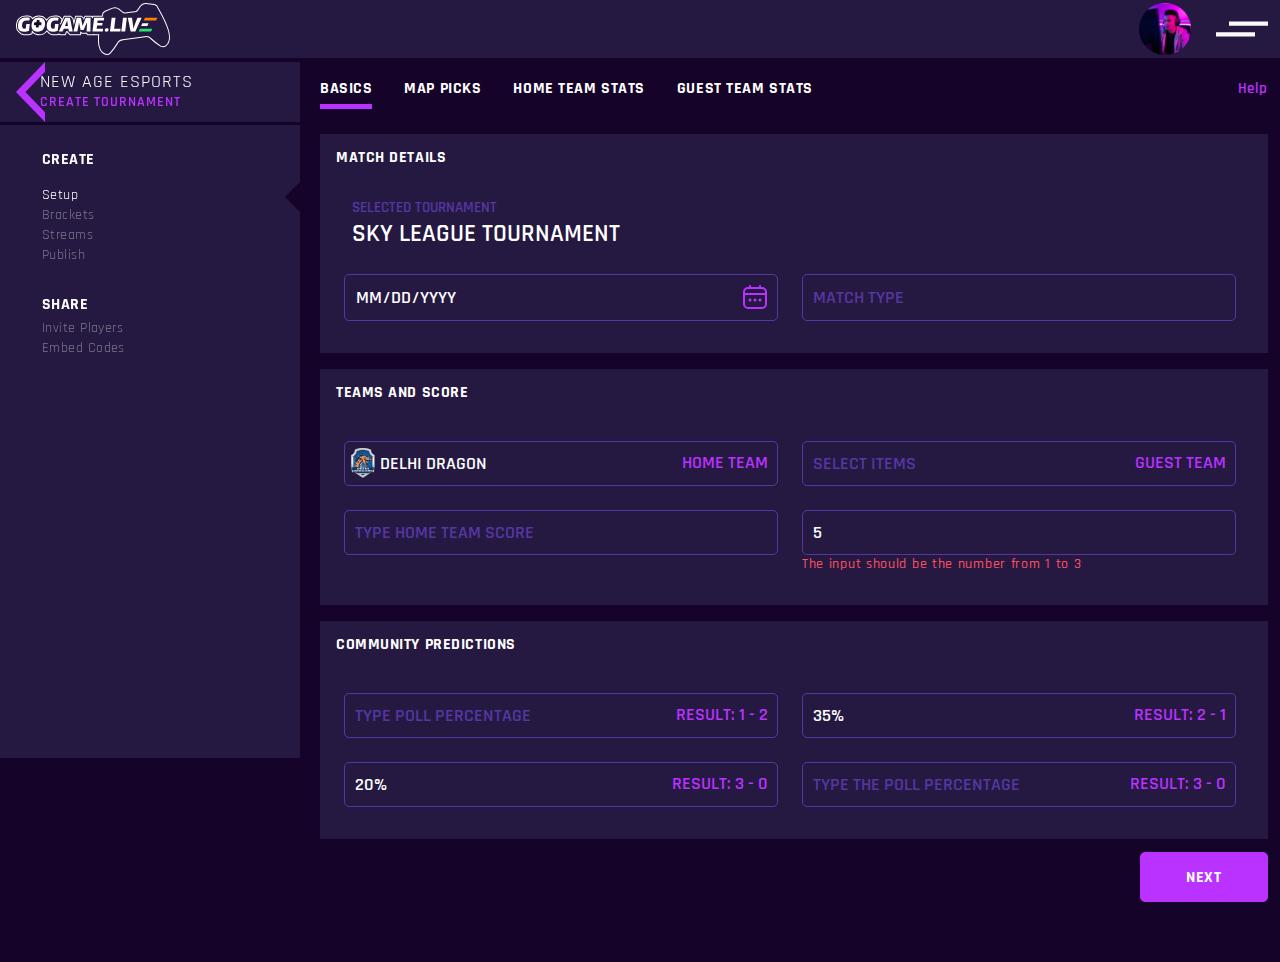
<file: Assignment_one/index.html>
<!DOCTYPE html>
<html lang="en">

<head>
  <meta charset="UTF-8">
  <meta http-equiv="X-UA-Compatible" content="IE=edge">
  <meta name="viewport" content="width=device-width, initial-scale=1.0">
  <link rel="stylesheet" href="./assets/css/style.css">
  <title>Conduira_Assignment-1</title>
</head>

<body class="container full-height-grow">

  <header class="main-header">
    <nav class="main-nav">
      <a href="/" class="brand-logo">
        <img src="./assets/images/Logo.svg" />
      </a>
      <a href="/" class="man-img">
        <img class="man-images" src="./assets/images/player-img.svg" />
      </a>
      <a href="/" class="menu-icon">
        <img src="./assets/images/menu-icon.svg" />
      </a>
    </nav>
  </header>
  <section class="main-section">
    <div class="left-parameter left-sidebar">
      <div class="new-age-esport">
        <div class="arrow-img">
          <img src="assets/images/arrow-left.svg" />
        </div>
        <div class="text-left-sidebar">
          <p class="new-age-esport-text">
            NEW AGE ESPORTS</p>
          <p class="create-tour-text">
            CREATE TOURNAMENT</p>
        </div>
      </div>
      <div class="create-share box arrow-right">
        <div class="create-content">
          <p class="create-share-heading">CREATE</p>
          <div class="create-share-sub">
            <p>Setup</p>
            <div class="create-share-content">
              <p class="create-share-subcontent">Brackets</p>
              <p class="create-share-subcontent">Streams</p>
              <p class="create-share-subcontent">Publish</p>
            </div>
          </div>
        </div>
        <div class="share-content ">
          <p class="create-share-heading">SHARE</p>
          <div class="create-share-sub">
            <div class="create-share-content">
              <p class="create-share-subcontent">Invite Players</p>
              <p class="create-share-subcontent">Embed Codes</p>
            </div>
          </div>
        </div>
      </div>
    </div>

    <div class="right-section">
      <div class="secondary-head">
        <ul class="list-under-bar">
          <li><a href="./index.html" class="left-head current">BASICS</a></li>
          <li><a href="./mappicks.html" class="left-head">MAP PICKS</a></li>
          <li><a href="./homestats.html" class="left-head">HOME TEAM STATS</a></li>
          <li><a href="./gueststats.html" class="left-head">GUEST TEAM STATS</a></li>

          <div class="help-text">
            <a href="#">Help</a>
          </div>
        </ul>
      </div>

      <div class="basics">
        <div class="match-details">
          <p class="basics-heading">MATCH DETAILS</p>
          <p class="selected-tour">SELECTED TOURNAMENT</p>
          <p class="sky-league-tour">SKY LEAGUE TOURNAMENT</p>
          <div class="input-row">
            <div class="input-field">
              <input type="date" class="input-class" name="date" />
            </div>

            <div class="input-field">
              <input type="text" name="match-type" class="input-class" placeholder="match type">
            </div>

          </div>
        </div>

        <div class="match-details">
          <p class="basics-heading2">TEAMS AND SCORE</p>
          <div class="input-row">
            <div class="dropdown">
              <input type="drop" class="input-class-drop delhi-dragons-img" name="date" value="DELHI DRAGON" />
              <button class="dropbtn">Home team</button>
              <div class="dropdown-content">
                <a href="#" class="drop-text delhi-dragons-img">DELHI DRAGON</a>
                <a href="#" class="drop-text kolkata-triden-img">kolkata tridents</a>
              </div>
            </div>
            <div class="dropdown">
              <input type="drop" class="input-class-drop" name="drop" placeholder="select items"
                style="text-indent: 0%" />
              <button class="dropbtn">Guest team</button>
              <div class="dropdown-content">
                <a href="#" class="drop-text delhi-dragons-img">DELHI DRAGON</a>
                <a href="#" class="drop-text kolkata-triden-img">kolkata tridents</a>
              </div>
            </div>
          </div>

          <div class="input-row">
            <div class="input-field" style="flex-direction: column;">
              <input type="text" class="input-class" name="" placeholder="type home team score" />
            </div>
            <div class="input-field" style="flex-direction:column">
              <input type="number" id="number" name="number" class="input-class" required value="5"
                pattern="[1-3]{1}" />
              <div class="requirements">
                The input should be the number from 1 to 3
              </div>
            </div>
          </div>

        </div>

        <div class="match-details">
          <p class="basics-heading2">COMMUNITY PREDICTIONS</p>
          <div class="input-row">
            <div class="dropdown">
              <input type="text" class="input-class" name="poll-percentage" placeholder="TYPE POLL PERCENTAGE" />
              <button class="dropbtn">Result: 1 - 2</button>
            </div>
            <div class="dropdown">
              <input type="text" class="input-class" name="poll-percentage" value="35%" />
              <button class="dropbtn">Result: 2 - 1</button>
            </div>
          </div>

          <div class="input-row">
            <div class="dropdown">
              <input type="text" class="input-class" name="poll-percentage" value="20%" />
              <button class="dropbtn">Result: 3 - 0</button>
            </div>
            <div class="dropdown">
              <input type="text" class="input-class" name="poll-percentage" placeholder="TYPE THE POLL PERCENTAGE" />
              <button class="dropbtn">Result: 3 - 0</button>
            </div>
          </div>

        </div>
      </div>

      <div class="match-details" style="background-color: transparent; width: calc(100% - 18.75rem)">
        <div class="web-btn" style="margin-left: auto;">
          <a href="./mappicks.html" style="margin-left: auto;">next</a>
        </div>
      </div>
    </div>
  </section>
</body>

</html>
</file>
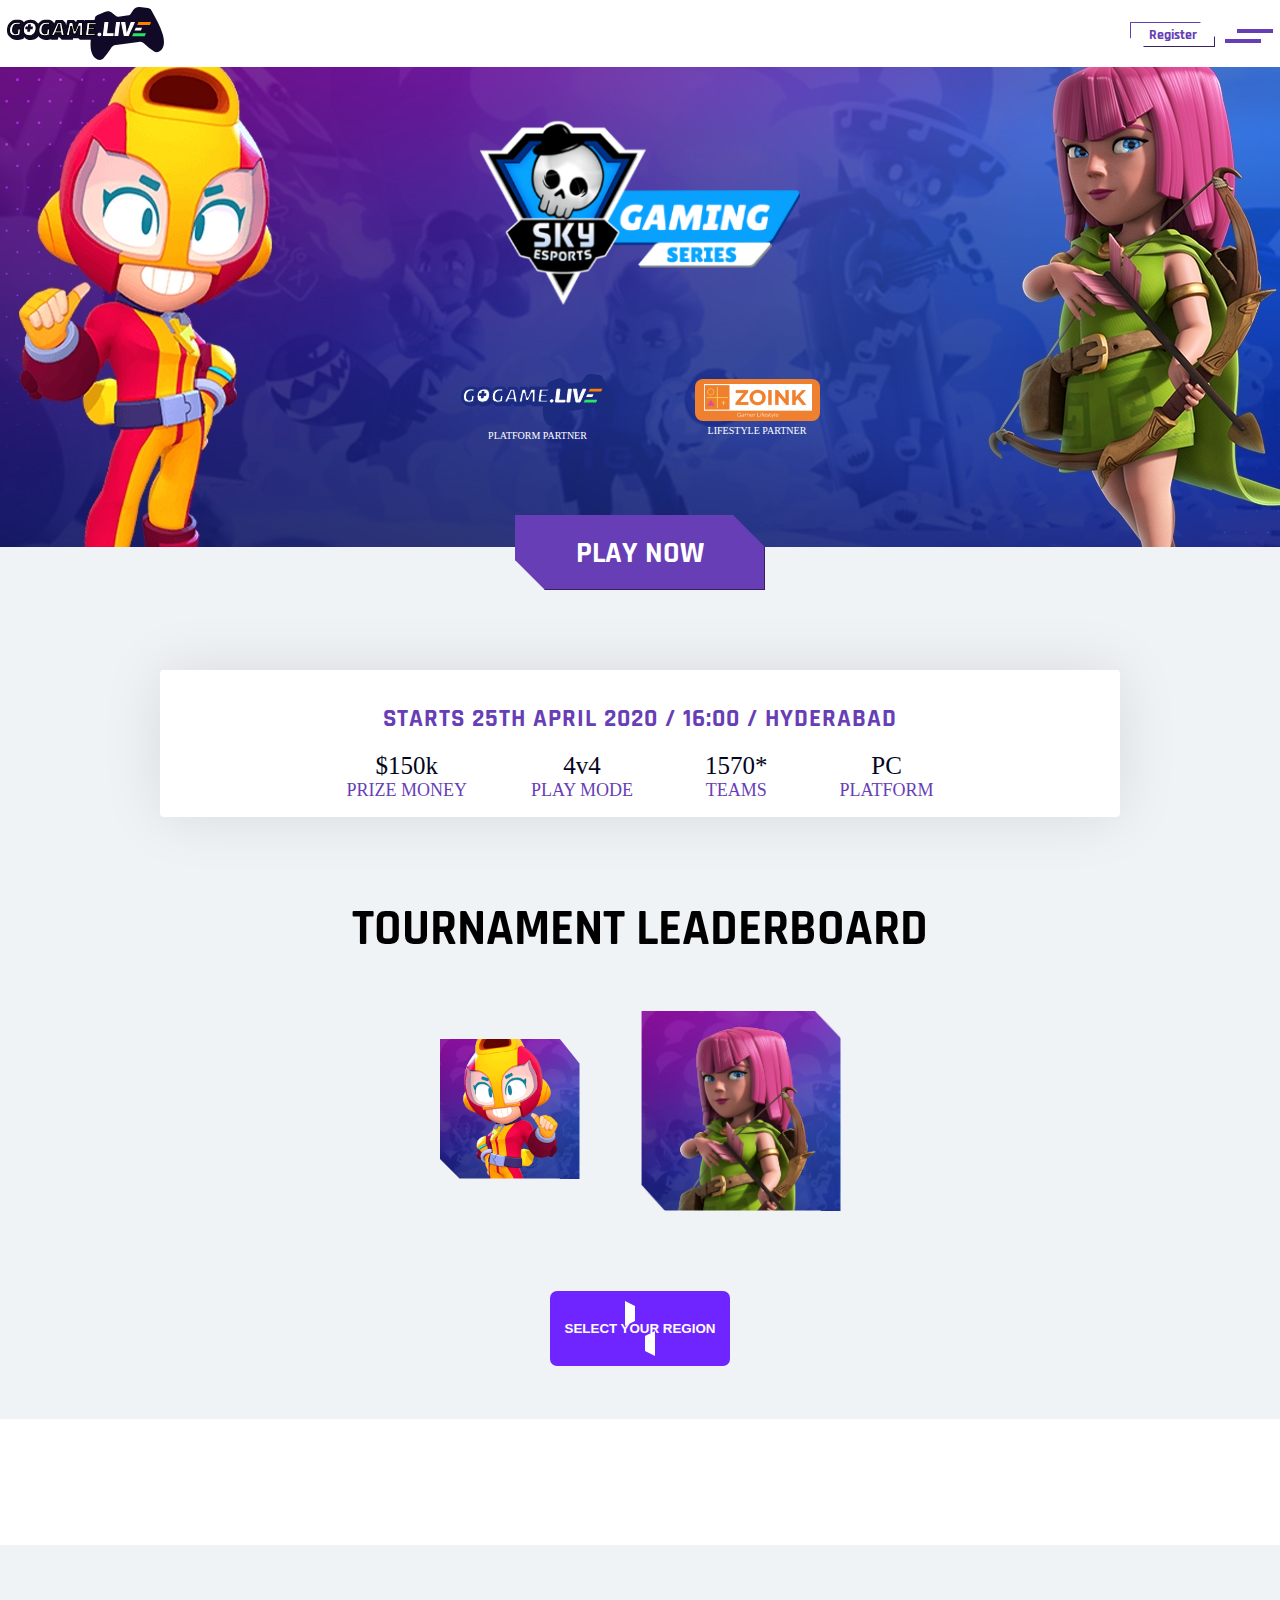
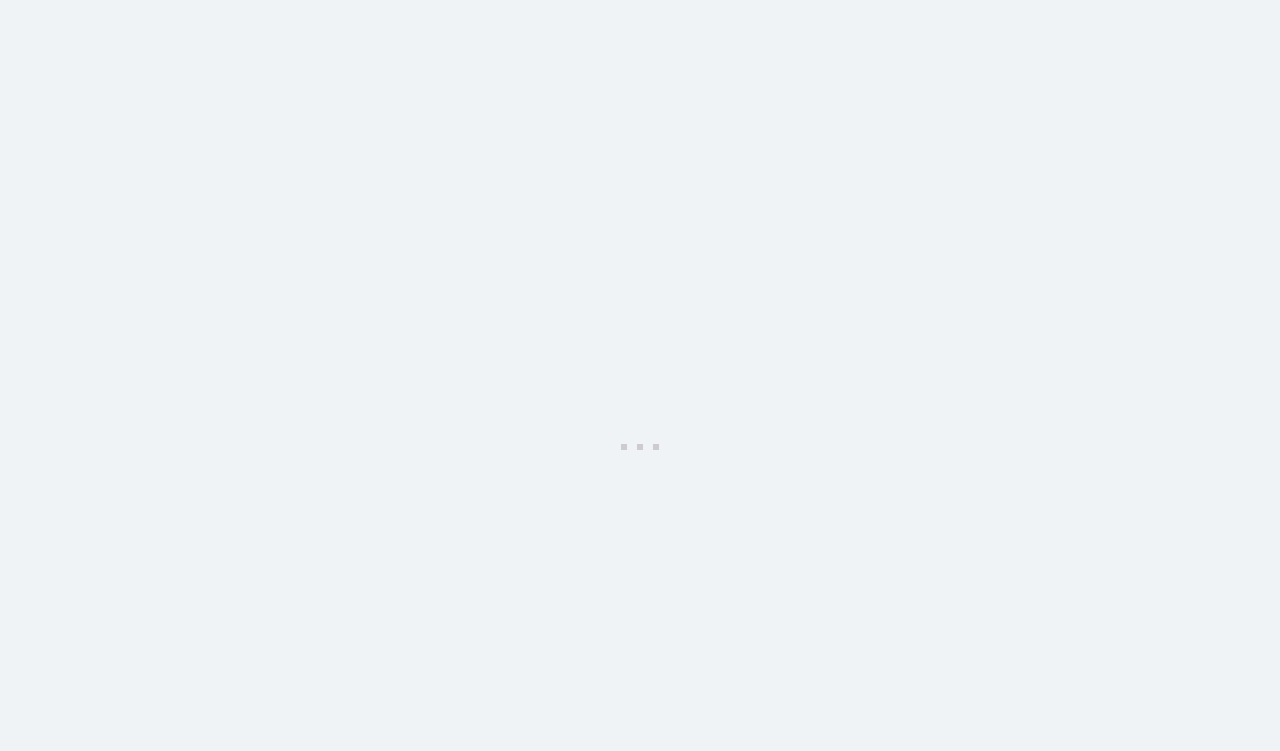
<file: Assignment_two/index.html>
<!DOCTYPE html>
<html lang="en">
<head>
    <meta charset="UTF-8">
    <meta http-equiv="X-UA-Compatible" content="IE=edge">
    <meta name="viewport" content="width=device-width, initial-scale=1.0">
    <title>ConduiraButton</title>
    <link rel="stylesheet" href="style.css">
</head>
<body>
<header>
    
    <nav class="nav-grow">
        <div class="brand_logo">
            <img src=".\assets\Group 1089.svg">
        </div>    
        <div class="reg">
            <button class="register">Register</button>
            <img class="menu" src =".\assets\menu-icon.svg">
        </div>
    </nav>
</header>
<section class="BB">
    <div class="desk">
        <div class="nic">
            <div class="imggrp">
                <div class="game_series"> 
                    <img id="Logo_Desktop" src=".\assets\Logo_Desktop.png">
                </div>
                <div class="img">
                    <div>
                        <img class="game" src=".\assets\game.svg" >
                        <div class="plat">PLATFORM PARTNER</div>
                    </div>
                    <div>
                        <img class="zoink" src=".\assets\Login_UpperLogo2.png">
                        <div class="life">LIFESTYLE PARTNER</div>
                    </div> 
                </div>
            </div>
        </div>
    </div>
    <div class="play">
        <button class="PlayNow">PLAY NOW</button>
    </div>
    <div class="Nickb">
        <div class="rect">
            <h1 class="start">STARTS 25TH APRIL 2020 / 16:00 / HYDERABAD</h1>
            <div class="startsec">
                <div class="grp">
                    <div class="int">$150k</div>
                    <div class="str">PRIZE MONEY</div>
                </div><div class="grp">
                    <div class="int">4v4</div>
                    <div class="str">PLAY MODE</div>
                </div>
                <div class="grp">
                    <div class="int">1570*</div>
                    <div class="str">TEAMS</div>
                </div>
                <div class="grp">
                    <div class="int">PC</div>
                    <div class="str">PLATFORM</div>
                </div>
            </div>
        </div>
    </div>
    <div class="basic">
        <div class="TOURNAMENT">
            TOURNAMENT LEADERBOARD
            <div class="GameCardimages">
                <img src="./assets/GameCard1.png" alt="GameCard1 Image" class="GameCard1">
                <img src="./assets/GameCard2.png" alt="GameCard2 Image" class="GameCard2">
            </div>


        </div>
        <div class="Region-div">
            <button class="Region-btn">
                <i class="triangle-right">
                </i>
                <div> SELECT YOUR REGION </div>

                <i class="triangle-left">

                </i>
            </button>
        </div>
    </div>
    <div class="Leaderboard_button_gap">
    </div>
    <div class="Leaderboard_blocks">
        <div id="Scoreboardno">
            <img src="./assets/Leaderboard_Desktop.svg" alt="Scoreboard" id="Scoreboard_no">
        </div>
        <div id="Scoreboard_gap"></div>
        <div id="Scoreboardno">
            <img src="./assets/Leaderboard_Desktop.svg" alt="Scoreboard" id="Scoreboard_no">
        </div>
        <div id="Scoreboard_gap"></div>
        <div id="Scoreboardno">
            <img src="./assets/Leaderboard_Desktop.svg" alt="Scoreboard" id="Scoreboard_no">
        </div>
        <div id="Scoreboard_gap"></div>
        <div class="Scoreboardno">
            <img src="./assets/Leaderboard_Desktop.svg" alt="Scoreboard" id="Scoreboard_no">
        </div>
        <div id="Scoreboard_gap"></div>
        <div id="Scoreboardno">
            <img src="./assets/Leaderboard_Desktop.svg" alt="Scoreboard" id="Scoreboard_no">
        </div>
        <div id="Scoreboard_gap"></div>
        <div class="Squares">
            <div class="square"></div>
            <div class="square"></div>
            <div class="square"></div>
        </div>
        <div id="Scoreboard_gap"></div>
        <div id="Scoreboardno">
            <img src="./assets/Leaderboard_Desktop.svg" alt="Scoreboard" id="Scoreboard_no">
        </div>
        <div id="Scoreboard_gap"></div>
        <div id="Scoreboardno">
            <img src="./assets/Leaderboard_Desktop.svg" alt="Scoreboard" id="Scoreboard_no">
        </div>
        <div id="Scoreboard_gap"></div>
        <div id="Scoreboardno">
            <img src="./assets/Leaderboard_Desktop.svg" alt="Scoreboard" id="Scoreboard_no">
        </div>
    </div>
</section>
</body>
</html>
</file>
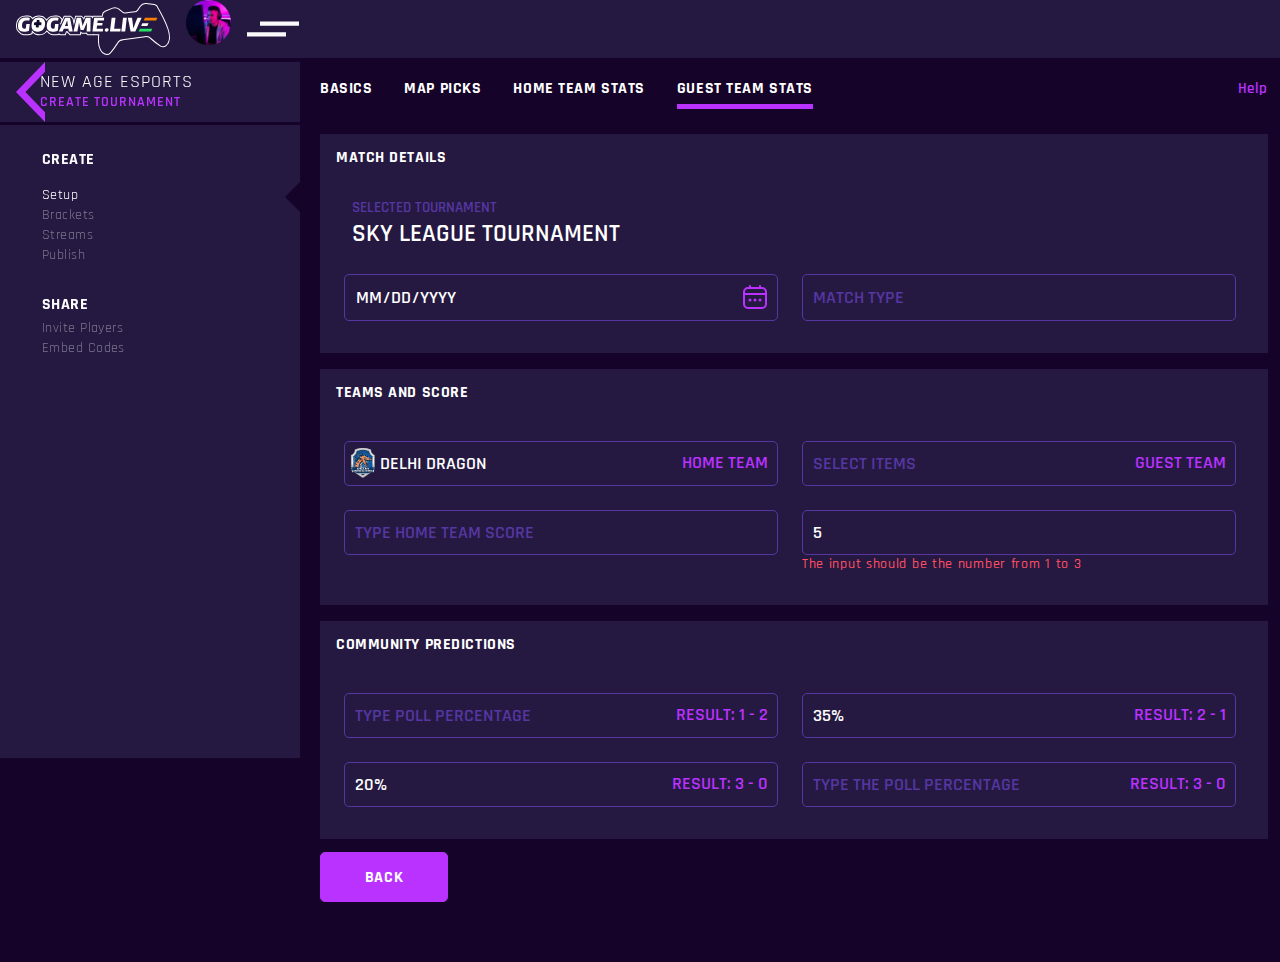
<file: Assignment_one/gueststats.html>
<!DOCTYPE html>
<html lang="en">

<head>
  <meta charset="UTF-8">
  <meta http-equiv="X-UA-Compatible" content="IE=edge">
  <meta name="viewport" content="width=device-width, initial-scale=1.0">
  <link rel="stylesheet" href="./assets/css/style.css">
  <title>GoLive</title>
</head>

<body class="container full-height-grow">

  <header class="main-header">
    <nav class="main-nav">
      <a href="/" class="brand-logo">
        <img src="./assets/images/Logo.svg" />
      </a>
      <a href="/" class="player-img">
        <img class="player-images" src="./assets/images/player-img.svg" />
      </a>
      <a href="/" class="menu-icon">
        <img src="./assets/images/menu-icon.svg" />
      </a>
    </nav>
  </header>
  <section class="main-section">
    <div class="left-parameter left-sidebar">
      <div class="new-age-esport">
        <div class="arrow-img">
          <img src="assets/images/arrow-left.svg" />
        </div>
        <div class="text-left-sidebar">
          <p class="new-age-esport-text">
            NEW AGE ESPORTS</p>
          <p class="create-tour-text">
            CREATE TOURNAMENT</p>
        </div>
      </div>
      <div class="create-share box arrow-right">
        <div class="create-content">
          <p class="create-share-heading">CREATE</p>
          <div class="create-share-sub">
            <p>Setup</p>
            <div class="create-share-content">
              <p class="create-share-subcontent">Brackets</p>
              <p class="create-share-subcontent">Streams</p>
              <p class="create-share-subcontent">Publish</p>
            </div>
          </div>
        </div>
        <div class="share-content ">
          <p class="create-share-heading">SHARE</p>
          <div class="create-share-sub">
            <div class="create-share-content">
              <p class="create-share-subcontent">Invite Players</p>
              <p class="create-share-subcontent">Embed Codes</p>
            </div>
          </div>
        </div>
      </div>
    </div>

    <div class="right-section">
      <div class="secondary-head">
        <ul class="list-under-bar">
          <li><a href="./index.html" class="left-head">BASICS</a></li>
          <li><a href="./mappicks.html" class="left-head">MAP PICKS</a></li>
          <li><a href="./homestats.html" class="left-head">HOME TEAM STATS</a></li>
          <li><a href="./gueststats.html" class="left-head current">GUEST TEAM STATS</a></li>

          <div class="help-text">
            <a href="#">Help</a>
          </div>
        </ul>
      </div>

      <div class="basics">
        <div class="match-details">
          <p class="basics-heading">MATCH DETAILS</p>
          <p class="selected-tour">SELECTED TOURNAMENT</p>
          <p class="sky-league-tour">SKY LEAGUE TOURNAMENT</p>
          <div class="input-row">
            <div class="input-field">
              <input type="date" class="input-class" name="date" />
            </div>

            <div class="input-field">
              <input type="text" name="match-type" class="input-class" placeholder="match type">
            </div>

          </div>
        </div>

        <div class="match-details">
          <p class="basics-heading2">TEAMS AND SCORE</p>
          <div class="input-row">
            <div class="dropdown">
              <input type="drop" class="input-class-drop delhi-dragons-img" name="date" value="DELHI DRAGON" />
              <button class="dropbtn">Home team</button>
              <div class="dropdown-content">
                <a href="#" class="drop-text delhi-dragons-img">DELHI DRAGON</a>
                <a href="#" class="drop-text kolkata-triden-img">kolkata tridents</a>
              </div>
            </div>
            <div class="dropdown">
              <input type="drop" class="input-class-drop" name="drop" placeholder="select items"
                style="text-indent: 0%" />
              <button class="dropbtn">Guest team</button>
              <div class="dropdown-content">
                <a href="#" class="drop-text delhi-dragons-img">DELHI DRAGON</a>
                <a href="#" class="drop-text kolkata-triden-img">kolkata tridents</a>
              </div>
            </div>
          </div>

          <div class="input-row">
            <div class="input-field" style="flex-direction: column;">
              <input type="text" class="input-class" name="" placeholder="type home team score" />
            </div>
            <div class="input-field" style="flex-direction:column">
              <input type="number" id="number" name="number" class="input-class" required value="5"
                pattern="[1-3]{1}" />
              <div class="requirements">
                The input should be the number from 1 to 3
              </div>
            </div>
          </div>

        </div>

        <div class="match-details">
          <p class="basics-heading2">COMMUNITY PREDICTIONS</p>
          <div class="input-row">
            <div class="dropdown">
              <input type="text" class="input-class" name="poll-percentage" placeholder="TYPE POLL PERCENTAGE" />
              <button class="dropbtn">Result: 1 - 2</button>
            </div>
            <div class="dropdown">
              <input type="text" class="input-class" name="poll-percentage" value="35%" />
              <button class="dropbtn">Result: 2 - 1</button>
            </div>
          </div>

          <div class="input-row">
            <div class="dropdown">
              <input type="text" class="input-class" name="poll-percentage" value="20%" />
              <button class="dropbtn">Result: 3 - 0</button>
            </div>
            <div class="dropdown">
              <input type="text" class="input-class" name="poll-percentage" placeholder="TYPE THE POLL PERCENTAGE" />
              <button class="dropbtn">Result: 3 - 0</button>
            </div>
          </div>

        </div>
      </div>

      <div class="match-details" style="background-color: transparent; width: calc(100% - 18.75rem)">
        <div class="web-btn">
          <a href="./homestats.html">back</a>
        </div>
      </div>
    </div>
  </section>
</body>

</html>
</file>
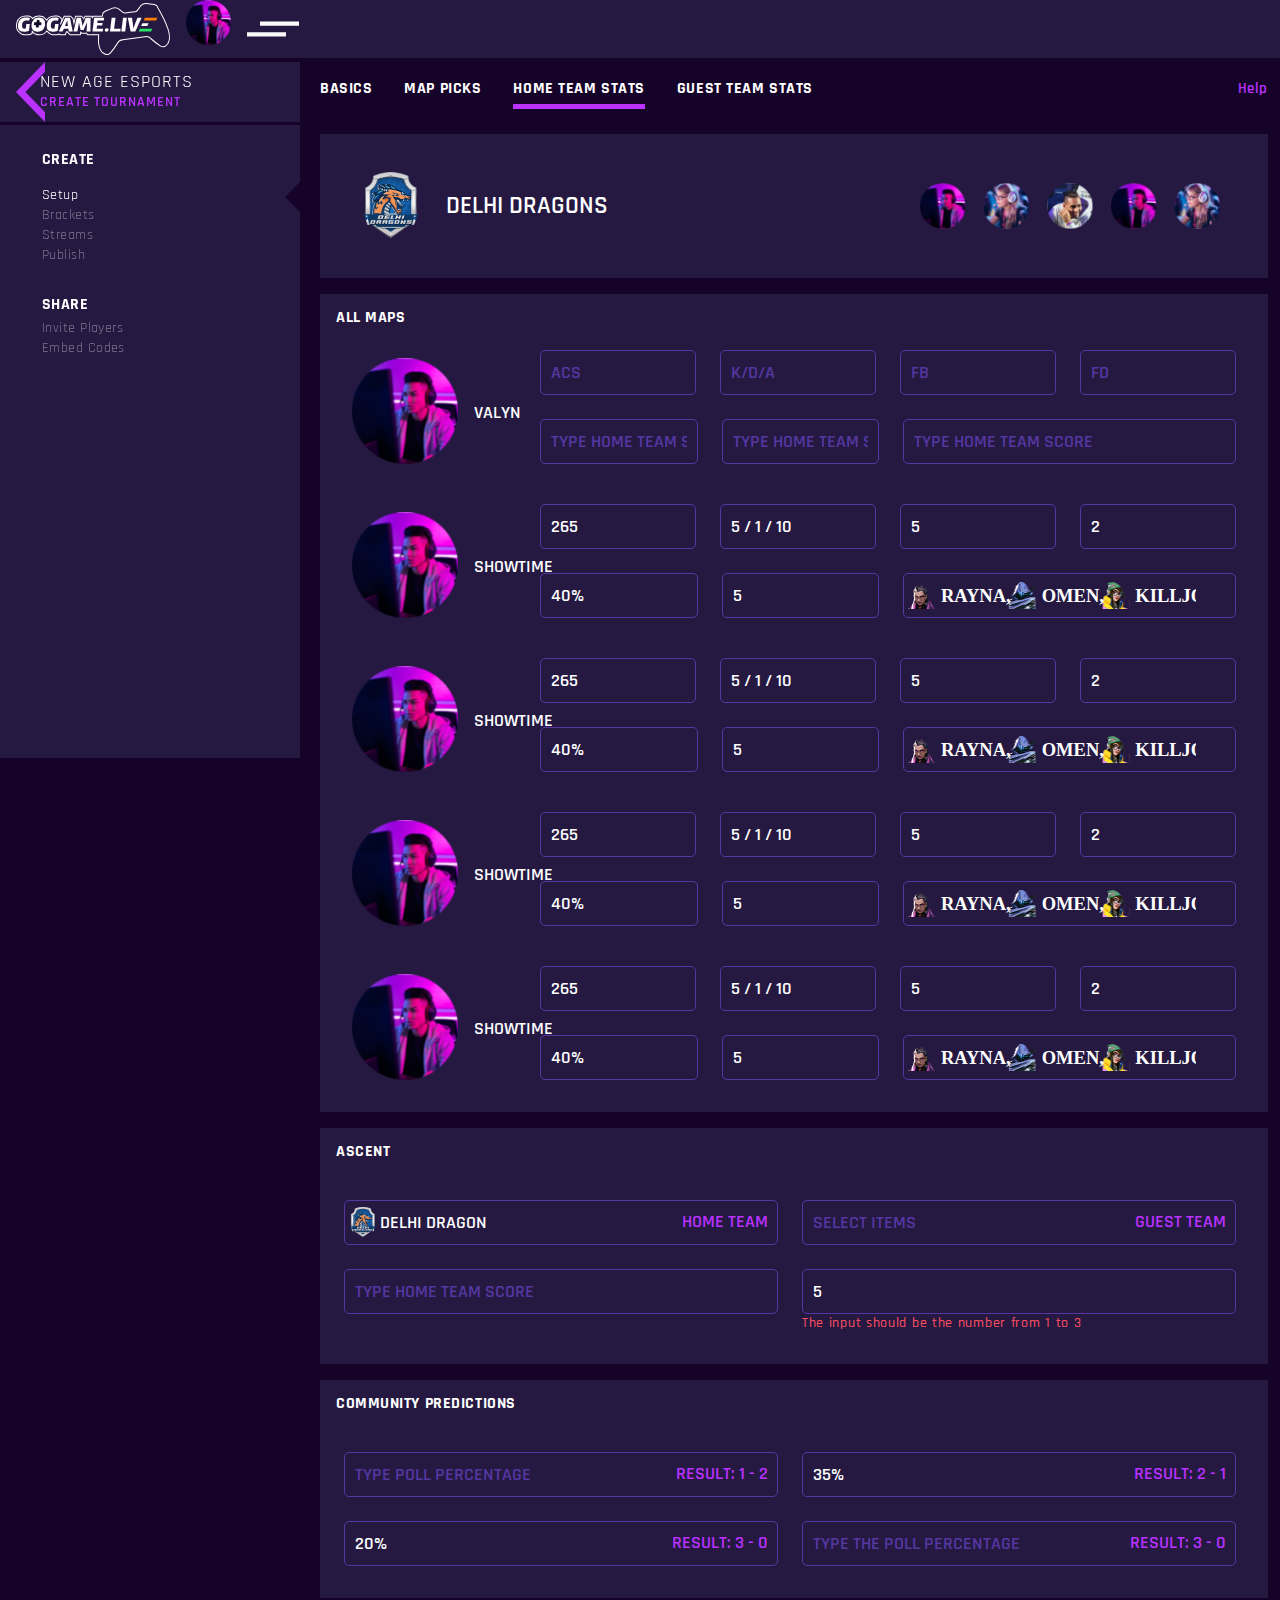
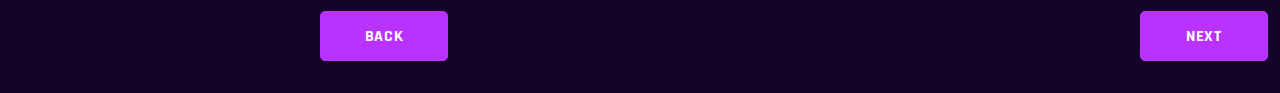
<file: Assignment_one/homestats.html>
<!DOCTYPE html>
<html lang="en">

<head>
  <meta charset="UTF-8">
  <meta http-equiv="X-UA-Compatible" content="IE=edge">
  <meta name="viewport" content="width=device-width, initial-scale=1.0">
  <link rel="stylesheet" href="./assets/css/style.css">
  <link rel="stylesheet" href="./assets/css/homestats.css">
  <title>GoLive</title>
</head>

<body class="container full-height-grow">

  <header class="main-header">
    <nav class="main-nav">
      <a href="/" class="brand-logo">
        <img src="./assets/images/Logo.svg" />
      </a>
      <a href="/" class="player-img">
        <img class="player-images" src="./assets/images/player-img.svg" />
      </a>
      <a href="/" class="menu-icon">
        <img src="./assets/images/menu-icon.svg" />
      </a>
    </nav>
  </header>
  <section class="main-section">
    <div class="left-parameter left-sidebar">
      <div class="new-age-esport">
        <div class="arrow-img">
          <img src="assets/images/arrow-left.svg" />
        </div>
        <div class="text-left-sidebar">
          <p class="new-age-esport-text">
            NEW AGE ESPORTS</p>
          <p class="create-tour-text">
            CREATE TOURNAMENT</p>
        </div>
      </div>
      <div class="create-share box arrow-right">
        <div class="create-content">
          <p class="create-share-heading">CREATE</p>
          <div class="create-share-sub">
            <p>Setup</p>
            <div class="create-share-content">
              <p class="create-share-subcontent">Brackets</p>
              <p class="create-share-subcontent">Streams</p>
              <p class="create-share-subcontent">Publish</p>
            </div>
          </div>
        </div>
        <div class="share-content ">
          <p class="create-share-heading">SHARE</p>
          <div class="create-share-sub">
            <div class="create-share-content">
              <p class="create-share-subcontent">Invite Players</p>
              <p class="create-share-subcontent">Embed Codes</p>
            </div>
          </div>
        </div>
      </div>
    </div>

    <div class="right-section">
      <div class="secondary-head">
        <ul class="list-under-bar">
          <li><a href="./index.html" class="left-head">BASICS</a></li>
          <li><a href="./mappicks.html" class="left-head">MAP PICKS</a></li>
          <li><a href="./homestats.html" class="left-head  current">HOME TEAM STATS</a></li>
          <li><a href="./gueststats.html" class="left-head">GUEST TEAM STATS</a></li>

          <div class="help-text">
            <a href="#">Help</a>
          </div>
        </ul>
      </div>

      <div class="basics">
        <div class="match-details">
          <div class="home-team-card1">
            <img src="./assets/images/Delhi Dragons.svg" class="delhi-dragons-img2" />
            <div class="delhi-dragonshead">delhi Dragons</div>
            <img src="./assets/images/delhiteam.svg" class="delhi-dragons-team-icons" />
          </div>
        </div>

        <div class="match-details">
          <p class="basics-heading">ALL MAPS</p>
          <div class="allmaps">
            <div class="player-img-name">
              <img src="./assets/images/player-img.svg" />
              <div class="player-name">
                valyn
              </div>
            </div>

            <div class="input-col">
              <div class="input-row" style="flex-direction: row;">
                <div class="input-field">
                  <input type="text" class="input-class" name="" placeholder="acs" />
                </div>
                <div class="input-field" ;>
                  <input type="text" class="input-class" name="" placeholder="k/d/a" />
                </div>
                <div class="input-field">
                  <input type="text" class="input-class" name="" placeholder="fb" />
                </div>
                <div class="input-field">
                  <input type="text" class="input-class" name="" placeholder="fd" />
                </div>
              </div>

              <div class="input-row" style="flex-direction: row;">
                <div class="input-field" style="width: 49%;">
                  <input type="text" class="input-class" name="" placeholder="type home team score" />
                </div>
                <div class="input-field" style="width: 49%;">
                  <input type="text" class="input-class" name="" placeholder="type home team score" />
                </div>
                <div class="input-field" style="width: 100%;">
                  <input type="text" class="input-class" name="" placeholder="type home team score" />
                </div>

              </div>
            </div>
          </div>

          <div class="allmaps" style="padding-top: 1rem;">
            <div class="player-img-name">
              <img src="./assets/images/player-img.svg" />
              <div class="player-name" style="padding-right: 1.5rem;">
                showtime
              </div>
            </div>

            <div class="input-col">
              <div class="input-row" style="flex-direction: row;">
                <div class="input-field">
                  <input type="text" class="input-class" name="" value="265" />
                </div>
                <div class="input-field">
                  <input type="text" class="input-class" name="" value="5 / 1 / 10" />
                </div>
                <div class="input-field">
                  <input type="text" class="input-class" name="" value="5" />
                </div>
                <div class="input-field">
                  <input type="text" class="input-class" name="" value="2" />
                </div>
              </div>

              <div class="input-row" style="flex-direction: row;">
                <div class="input-field" style="width: 49%;">
                  <input type="text" class="input-class" name="" value="40%" />
                </div>
                <div class="input-field" style="width: 49%;">
                  <input type="text" class="input-class" name="" value="5" />
                </div>
                <div class="input-field" style="width: 100%;">
                  <input type="text" class="input-class nameplayerimg" name="" placeholder="" />
                </div>

              </div>
            </div>
          </div>

          <div class="allmaps" style="padding-top: 1rem;">
            <div class="player-img-name">
              <img src="./assets/images/player-img.svg" />
              <div class="player-name" style="padding-right: 1.5rem;">
                showtime
              </div>
            </div>

            <div class="input-col">
              <div class="input-row" style="flex-direction: row;">
                <div class="input-field">
                  <input type="text" class="input-class" name="" value="265" />
                </div>
                <div class="input-field">
                  <input type="text" class="input-class" name="" value="5 / 1 / 10" />
                </div>
                <div class="input-field">
                  <input type="text" class="input-class" name="" value="5" />
                </div>
                <div class="input-field">
                  <input type="text" class="input-class" name="" value="2" />
                </div>
              </div>

              <div class="input-row" style="flex-direction: row;">
                <div class="input-field" style="width: 49%;">
                  <input type="text" class="input-class" name="" value="40%" />
                </div>
                <div class="input-field" style="width: 49%;">
                  <input type="text" class="input-class" name="" value="5" />
                </div>
                <div class="input-field" style="width: 100%;">
                  <input type="text" class="input-class nameplayerimg" name="" placeholder="" />
                </div>

              </div>
            </div>
          </div>

          <div class="allmaps" style="padding-top: 1rem;">
            <div class="player-img-name">
              <img src="./assets/images/player-img.svg" />
              <div class="player-name" style="padding-right: 1.5rem;">
                showtime
              </div>
            </div>

            <div class="input-col">
              <div class="input-row" style="flex-direction: row;">
                <div class="input-field">
                  <input type="text" class="input-class" name="" value="265" />
                </div>
                <div class="input-field">
                  <input type="text" class="input-class" name="" value="5 / 1 / 10" />
                </div>
                <div class="input-field">
                  <input type="text" class="input-class" name="" value="5" />
                </div>
                <div class="input-field">
                  <input type="text" class="input-class" name="" value="2" />
                </div>
              </div>

              <div class="input-row" style="flex-direction: row;">
                <div class="input-field" style="width: 49%;">
                  <input type="text" class="input-class" name="" value="40%" />
                </div>
                <div class="input-field" style="width: 49%;">
                  <input type="text" class="input-class" name="" value="5" />
                </div>
                <div class="input-field" style="width: 100%;">
                  <input type="text" class="input-class nameplayerimg" name="" placeholder="" />
                </div>

              </div>
            </div>
          </div>

          <div class="allmaps" style="padding-top: 1rem;">
            <div class="player-img-name">
              <img src="./assets/images/player-img.svg" />
              <div class="player-name" style="padding-right: 1.5rem;">
                showtime
              </div>
            </div>

            <div class="input-col">
              <div class="input-row" style="flex-direction: row;">
                <div class="input-field">
                  <input type="text" class="input-class" name="" value="265" />
                </div>
                <div class="input-field">
                  <input type="text" class="input-class" name="" value="5 / 1 / 10" />
                </div>
                <div class="input-field">
                  <input type="text" class="input-class" name="" value="5" />
                </div>
                <div class="input-field">
                  <input type="text" class="input-class" name="" value="2" />
                </div>
              </div>

              <div class="input-row" style="flex-direction: row;">
                <div class="input-field" style="width: 49%;">
                  <input type="text" class="input-class" name="" value="40%" />
                </div>
                <div class="input-field" style="width: 49%;">
                  <input type="text" class="input-class" name="" value="5" />
                </div>
                <div class="input-field" style="width: 100%;">
                  <input type="text" class="input-class nameplayerimg" name="" placeholder="" />
                </div>

              </div>
            </div>
          </div>
        </div>

        <div class="match-details">
          <p class="basics-heading2">ASCENT</p>
          <div class="input-row">
            <div class="dropdown">
              <input type="drop" class="input-class-drop delhi-dragons-img" name="date" value="DELHI DRAGON" />
              <button class="dropbtn">Home team</button>
              <div class="dropdown-content">
                <a href="#" class="drop-text delhi-dragons-img">DELHI DRAGON</a>
                <a href="#" class="drop-text kolkata-triden-img">kolkata tridents</a>
              </div>
            </div>
            <div class="dropdown">
              <input type="drop" class="input-class-drop" name="drop" placeholder="select items"
                style="text-indent: 0%" />
              <button class="dropbtn">Guest team</button>
              <div class="dropdown-content">
                <a href="#" class="drop-text delhi-dragons-img">DELHI DRAGON</a>
                <a href="#" class="drop-text kolkata-triden-img">kolkata tridents</a>
              </div>
            </div>
          </div>

          <div class="input-row">
            <div class="input-field" style="flex-direction: column;">
              <input type="text" class="input-class" name="" placeholder="type home team score" />
            </div>
            <div class="input-field" style="flex-direction:column">
              <input type="number" id="number" name="number" class="input-class" required value="5"
                pattern="[1-3]{1}" />
              <div class="requirements">
                The input should be the number from 1 to 3
              </div>
            </div>
          </div>

        </div>

        <div class="match-details">
          <p class="basics-heading2">COMMUNITY PREDICTIONS</p>
          <div class="input-row">
            <div class="dropdown">
              <input type="text" class="input-class" name="poll-percentage" placeholder="TYPE POLL PERCENTAGE" />
              <button class="dropbtn">Result: 1 - 2</button>
            </div>
            <div class="dropdown">
              <input type="text" class="input-class" name="poll-percentage" value="35%" />
              <button class="dropbtn">Result: 2 - 1</button>
            </div>
          </div>

          <div class="input-row">
            <div class="dropdown">
              <input type="text" class="input-class" name="poll-percentage" value="20%" />
              <button class="dropbtn">Result: 3 - 0</button>
            </div>
            <div class="dropdown">
              <input type="text" class="input-class" name="poll-percentage" placeholder="TYPE THE POLL PERCENTAGE" />
              <button class="dropbtn">Result: 3 - 0</button>
            </div>
          </div>

        </div>
      </div>

      <div class="match-details"
        style="display: flex; flex-direction: row;background-color: transparent; width: calc(100% - 18.75rem)">
        <div class="web-btn" style="display: flex;">
          <a href="./mappicks.html">back</a>
        </div>
        <div class="web-btn" style="margin-left: auto;">
          <a href="./gueststats.html" style="margin-left: auto;">next</a>
        </div>
      </div>
    </div>
  </section>
</body>

</html>
</file>
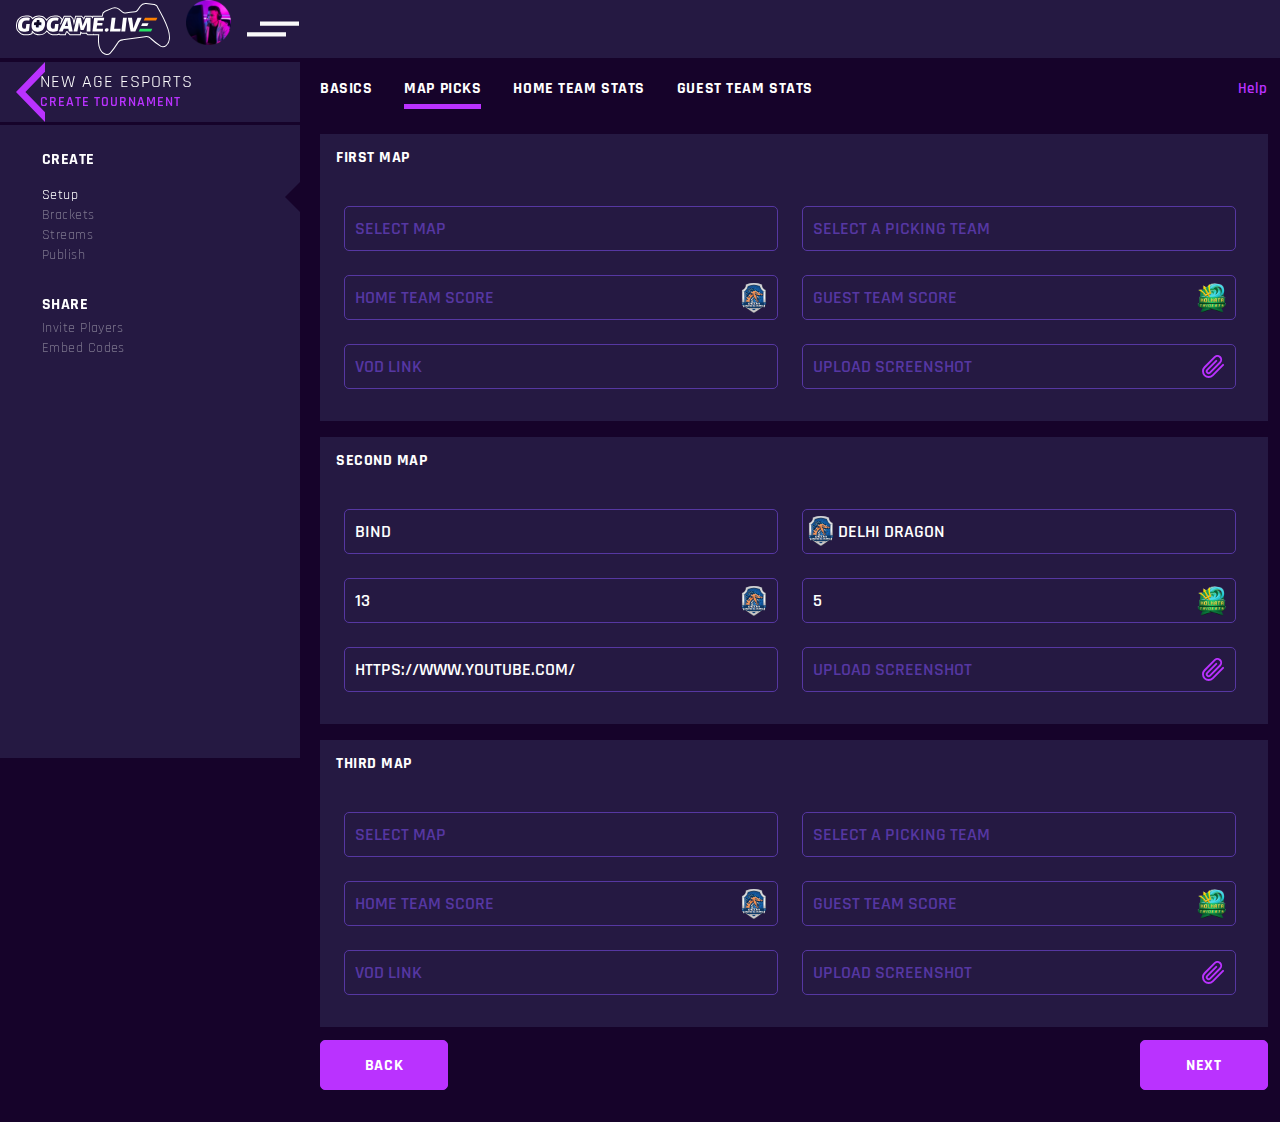
<file: Assignment_one/mappicks.html>
<!DOCTYPE html>
<html lang="en">

<head>
  <meta charset="UTF-8">
  <meta http-equiv="X-UA-Compatible" content="IE=edge">
  <meta name="viewport" content="width=device-width, initial-scale=1.0">
  <link rel="stylesheet" href="./assets/css/style.css">
  <link rel="stylesheet" href="./assets/css/mappicks.css">
  <title>GoLive</title>
</head>

<body class="container full-height-grow">

  <header class="main-header">
    <nav class="main-nav">
      <a href="/" class="brand-logo">
        <img src="./assets/images/Logo.svg" />
      </a>
      <a href="/" class="player-img">
        <img class="player-images" src="./assets/images/player-img.svg" />
      </a>
      <a href="/" class="menu-icon">
        <img src="./assets/images/menu-icon.svg" />
      </a>
    </nav>
  </header>
  <section class="main-section">
    <div class="left-parameter left-sidebar">
      <div class="new-age-esport">
        <div class="arrow-img">
          <img src="assets/images/arrow-left.svg" />
        </div>
        <div class="text-left-sidebar">
          <p class="new-age-esport-text">
            NEW AGE ESPORTS</p>
          <p class="create-tour-text">
            CREATE TOURNAMENT</p>
        </div>
      </div>
      <div class="create-share box arrow-right">
        <div class="create-content">
          <p class="create-share-heading">CREATE</p>
          <div class="create-share-sub">
            <p>Setup</p>
            <div class="create-share-content">
              <p class="create-share-subcontent">Brackets</p>
              <p class="create-share-subcontent">Streams</p>
              <p class="create-share-subcontent">Publish</p>
            </div>
          </div>
        </div>
        <div class="share-content ">
          <p class="create-share-heading">SHARE</p>
          <div class="create-share-sub">
            <div class="create-share-content">
              <p class="create-share-subcontent">Invite Players</p>
              <p class="create-share-subcontent">Embed Codes</p>
            </div>
          </div>
        </div>
      </div>
    </div>

    <div class="right-section">
      <div class="secondary-head">
        <ul class="list-under-bar">
          <li><a href="./index.html" class="left-head">BASICS</a></li>
          <li><a href="./mappicks.html" class="left-head  current">MAP PICKS</a></li>
          <li><a href="./homestats.html" class="left-head">HOME TEAM STATS</a></li>
          <li><a href="./gueststats.html" class="left-head">GUEST TEAM STATS</a></li>

          <div class="help-text">
            <a href="#">Help</a>
          </div>
        </ul>
      </div>

      <div class="basics">
        <div class="match-details">
          <p class="basics-heading2">FIRST MAP</p>
          <div class="input-row">
            <div class="dropdown">
              <input type="drop" class="input-class-drop" name="" placeholder="SELECT MAP" style="text-indent: 0%"/>
            </div>
            <div class="dropdown">
              <input type="drop" class="input-class-drop" name="" placeholder="select a picking team"
                style="text-indent: 0%" />
            </div>
          </div>

          <div class="input-row">
            <div class="dropdown">
              <input type="text" class="input-class" name="poll-percentage" placeholder="home team score" />
              <i class="dropbtn delhi-dragons-img" style="margin: 0.2rem 1rem 0rem 0rem"></i>
            </div>
            <div class="dropdown">
              <input type="text" class="input-class" name="poll-percentage" placeholder="guest team score" />
              <i class="dropbtn kolkata-triden-img" style="margin: 0.2rem 1rem 0rem 0rem"></i>
            </div>
          </div>

          <div class="input-row">
            <div class="dropdown">
              <input type="text" class="input-class" name="poll-percentage" placeholder="vod link" />
              <i class="dropbtn" style="margin: 0.2rem 1rem 0rem 0rem"></i>
            </div>
            <div class="dropdown">
              <input type="clip" class="input-class" name="poll-percentage" placeholder="upload screenshot" for="file-input"/>
              <i class="dropbtn clip-img" style="margin: 0.2rem 0.5rem 0rem 0rem"></i>
            </div>
          </div>

        </div>

        <div class="match-details">
          <p class="basics-heading2">SECOND MAP</p>
          <div class="input-row">
            <div class="dropdown">
              <input type="drop" class="input-class-drop" name="" value="bind" style="text-indent: 0%"/>
            </div>
            <div class="dropdown">
              <input type="drop" class="input-class-drop delhi-dragons-img" name="date" value="DELHI DRAGON" />
            </div>
          </div>

          <div class="input-row">
            <div class="dropdown">
              <input type="text" class="input-class" name="poll-percentage" value="13" />
              <i class="dropbtn delhi-dragons-img" style="margin: 0.2rem 1rem 0rem 0rem"></i>
            </div>
            <div class="dropdown">
              <input type="text" class="input-class" name="poll-percentage" value="5" />
              <i class="dropbtn kolkata-triden-img" style="margin: 0.2rem 1rem 0rem 0rem"></i>
            </div>
          </div>

          <div class="input-row">
            <div class="dropdown">
              <input type="text" class="input-class" name="poll-percentage" value="HTTPS://WWW.YOUTUBE.COM/" />
              <i class="dropbtn" style="margin: 0.2rem 1rem 0rem 0rem"></i>
            </div>
            <div class="dropdown">
              <input type="clip" class="input-class" name="poll-percentage" placeholder="upload screenshot" for="file-input"/>
              <i class="dropbtn clip-img" style="margin: 0.2rem 0.5rem 0rem 0rem"></i>
            </div>
          </div>

        </div>

        <div class="match-details">
          <p class="basics-heading2">THIRD MAP</p>
          <div class="input-row">
            <div class="dropdown">
              <input type="drop" class="input-class-drop" name="" placeholder="SELECT MAP" style="text-indent: 0%"/>
            </div>
            <div class="dropdown">
              <input type="drop" class="input-class-drop" name="" placeholder="select a picking team"
                style="text-indent: 0%" />
            </div>
          </div>

          <div class="input-row">
            <div class="dropdown">
              <input type="text" class="input-class" name="poll-percentage" placeholder="home team score" />
              <i class="dropbtn delhi-dragons-img" style="margin: 0.2rem 1rem 0rem 0rem"></i>
            </div>
            <div class="dropdown">
              <input type="text" class="input-class" name="poll-percentage" placeholder="guest team score" />
              <i class="dropbtn kolkata-triden-img" style="margin: 0.2rem 1rem 0rem 0rem"></i>
            </div>
          </div>

          <div class="input-row">
            <div class="dropdown">
              <input type="text" class="input-class" name="poll-percentage" placeholder="vod link" />
              <i class="dropbtn" style="margin: 0.2rem 1rem 0rem 0rem"></i>
            </div>
            <div class="dropdown">
              <input type="clip" class="input-class" name="poll-percentage" placeholder="upload screenshot" for="file-input"/>
              <i class="dropbtn clip-img" style="margin: 0.2rem 0.5rem 0rem 0rem"></i>
            </div>
          </div>

        </div>

        
      </div>

      <div class="match-details" style="display: flex; flex-direction: row;background-color: transparent; width: calc(100% - 18.75rem)">
        <div class="web-btn" style="display: flex;">
          <a href="./index.html">back</a>
        </div>
        <div class="web-btn" style="margin-left: auto;">
          <a href="./homestats.html" style="margin-left: auto;">next</a>
        </div>
      </div>
    </div>
  </section>
</body>

</html>
</file>
<file: Assignment_one/assets/css/style.css>
@import url("https://fonts.googleapis.com/css2?family=Rajdhani&display=swap");
*,
*::before,
*::after {
  box-sizing: border-box;
}

body {
  padding: 0;
  margin: 0;
  background-color: #16032a;
  font-family: Rajdhani;
  color: white;
  min-height: 100vh;
  overflow-x: hidden;
}

.full-height-grow {
  display: flex;
  flex-direction: column;
}

.main-header {
  position: fixed;
  width: 100%;
  z-index: 1;
}

.main-nav {
  display: flex;
  background-color: #251942;
  margin: 0;
  padding: 0;
  /* flex-shrink: 0; */
}

.brand-logo {
  display: flex;
  align-items: center;
  /* margin-left: 1rem; */
  margin: 0.2rem 1rem;
  cursor: pointer;
}

.man-img {
  display: flex;
  justify-content: space-between;
  margin-left: auto;
}

.man-images {
  /* padding: 0rem; */
  margin: 0.2rem 1rem;
}

.menu-icon {
  display: flex;
  /* margin: 1rem; */
  margin: 0.2rem 1rem;
}

.main-section {
  display: flex;
  flex-direction: row;
  flex-grow: 1;
}

.left-parameter {
  position: fixed;
  z-index: 2;
}

.left-sidebar {
  /* display: flex; */
  flex-direction: column;
  /* position: relative; */
  top: 3.85rem;
}

.new-age-esport {
  display: flex;
  background-color: #251942;
  min-width: 18.75rem;
  min-height: 3.75rem;
}

.arrow-img {
  display: flex;
  margin-top: 0.05rem;
  margin-left: 1rem;
}

.text-left-sidebar {
  margin: 0.5rem 0.5rem 0.5rem 1rem;
  text-align: left;
}

.new-age-esport-text {
  margin: 0;
  font-size: 18px;
  font-weight: normal;
  letter-spacing: 1px;
}

.create-tour-text {
  margin: 0;
  font-size: 14px;
  color: #ba32ff;
  font-weight: 600;
  letter-spacing: 1px;
}

.create-share {
  background-color: #251942;
  margin-top: 0.2rem;
  min-width: 18.75rem;
  min-height: 39.563rem;
  padding-left: 2.6rem;
  padding-top: 0.5rem;
  text-align: left;
}

.create-share.arrow-right:after {
  content: "";
  position: absolute;
  right: 0px;
  top: 120px;
  border-top: 15px solid transparent;
  border-right: 15px solid #16032a;
  border-left: none;
  border-bottom: 15px solid transparent;
}

.create-share-heading {
  font-weight: bold;
  letter-spacing: 0.56px;
}

.create-share-sub {
  font-size: 14px;
  font-weight: medium;
  letter-spacing: 0.49px;
  margin: 0;
}

.create-share-content {
  color: #7c758d;
}

.create-share-subcontent {
  margin-top: -12px;
}

.share-content {
  margin-top: 30px;
}

.right-section {
  /* display: flex; */
  flex-direction: column;
  position: relative;
  top: 3.85rem;
  left: 19rem;
  width: 100%;
}

.secondary-head {
  /* display: flex; */
  text-align: left;
  letter-spacing: 0.56px;
}

.secondary-head ul {
  display: flex;
  list-style: none;
  /* position: relative; */
  width: calc(100% - 18.75rem);
  padding: initial;
  margin: initial;
}

.list-under-bar li {
  margin: 1rem 1rem 0rem 1rem;
}

.secondary-head li a {
  font-size: 16px;
  font-weight: bold;
  text-decoration: none;
  color: white;
  transition: all 0.3s ease 0s;
}

.secondary-head li a:hover {
  color: #ba32ff;
}

.list-under-bar li a::after {
  content: "";
  display: block;
  width: 0;
  margin-top: 5px;
  height: 5px;
  background: #ba32ff;
  transition: width 0.3s;
}

.list-under-bar li a:hover::after {
  width: 100%;
  transition: width 0.3s;
}

.list-under-bar .current::after {
  width: 100%;
}

.help-text {
  margin: 1rem;
  margin-left: auto;
}

.help-text a {
  font-weight: 600;
  font-size: 15px;
  color: #ba32ff;
  text-decoration: none;
  margin-left: auto;
}

.basics {
  /* display: flex; */
  flex-direction: column;
  position: relative;
  width: calc(100% - 20.75rem);
  left: 1rem;
  top: 1.2rem;
  /* margin-right: 1rem; */
}

.basics-heading {
  font: normal normal bold 16px/16px Rajdhani;
  letter-spacing: 0.56px;
  color: #ffffff;
  text-transform: uppercase;
  margin: 0;
  padding-bottom: 1rem;
}

.basics-heading2 {
  font: normal normal bold 16px/16px Rajdhani;
  letter-spacing: 0.56px;
  color: #ffffff;
  text-transform: uppercase;
  margin: 0;
  padding-bottom: 2rem;
}

.match-details {
  background-color: #251942;
  padding: 1rem;
  margin-bottom: 1rem;
}

.selected-tour {
  padding: 0rem 1rem 0rem 1rem;
  font: normal normal 600 15px/52px Rajdhani;
  letter-spacing: 0px;
  color: #5637a2;
  text-transform: uppercase;
  margin: 0;
}

.sky-league-tour {
  font-size: 25px;
  font-weight: 600;
  letter-spacing: 0px;
  padding: 0rem 1rem 0rem 1rem;
  margin: -1rem 0rem 1rem 0rem;
}

.input-class {
  border: 1px solid #5637a2;
  border-radius: 5px;
  background-color: transparent;
  font: normal normal 600 18px Rajdhani;
  letter-spacing: 0px;
  color: #ffffff;
  text-transform: uppercase;
  width: 100%;
  padding: 10px;
  outline-color: #ba32ff;
  letter-spacing: 0px;
}

.input-field {
  display: flex;
  width: 75%;
  padding: 0.5rem 1rem 1rem 0.5rem;
  margin: 0;
}

.calender-icon {
  padding: 0.6rem;
  position: absolute;
  z-index: 1;
  transform: translateX(9.5rem);
}

.input-row {
  display: flex;
}

.input-col {
  display: flex;
  flex-direction: column;
}

input[type="date"]::-webkit-calendar-picker-indicator {
  color: rgba(0, 0, 0, 0);
  opacity: 1;
  display: block;
  background: url("../images/fi-rr-calendar.svg") no-repeat;
  width: 20px;
  height: 20px;
  border-width: thin;
  cursor: pointer;
}

input[type="drop"] {
  font: normal normal 600 18px Rajdhani;
  letter-spacing: 0px;
  color: #ffffff;
  text-transform: uppercase;
  /* position: relative; */
  text-indent: 6%;
}

input::placeholder {
  font: normal normal 600 18px/52px Rajdhani;
  letter-spacing: 0px;
  color: #5637a2;
  text-transform: uppercase;
  opacity: 1;
}

.dropbtn {
  font: normal normal 600 18px Rajdhani;
  letter-spacing: 0px;
  color: #ba32ff;
  text-transform: uppercase;
  cursor: pointer;
  background: none;
  border: none;
  padding: 0rem 1rem 0rem 1rem;
  margin: 0;
  cursor: pointer;
  position: absolute;
  top: 0;
  right: 10px;
  bottom: 10px;
}

.input-class-drop {
  border: 1px solid #5637a2;
  border-radius: 5px;
  background-color: transparent;
  font-size: 18px;
  color: white;
  font-weight: 100;
  width: 100%;
  padding: 10px;
  outline-color: #ba32ff;
}

.dropdown {
  position: relative;
  display: flex;
  width: 100%;
  padding: 0.5rem 1rem 1rem 0.5rem;
}

.dropdown-content {
  display: none;
  position: absolute;
  background-color: #251942;
  width: 95.5%;
  top: 80%;
  z-index: 1;
  border: 1px solid #5637a2;
  border-radius: 5px;
}

.dropdown-content a {
  color: white;
  padding: 12px 16px;
  text-decoration: none;
  display: block;
}

.dropdown-content a:hover {
  background-color: #ba32ff;
}

.dropdown:hover .dropdown-content {
  display: block;
}

.delhi-dragons-img {
  display: flex;
  flex-direction: row;
  background: url("../images/Delhi\ Dragons.svg") no-repeat;
  background-size: 36px;
  background-position: 0%;
}

.kolkata-triden-img {
  display: flex;
  flex-direction: row;
  background: url("../images/Kolkata\ tridents.svg") no-repeat;
  background-size: 36px;
  background-position: 0%;
}

.drop-text {
  font: normal normal normal 18px Rajdhani;
  letter-spacing: 0px;
  color: #ffffff;
  text-transform: uppercase;
  text-indent: 6%;
}

input[type="number"]:invalid .requirements {
  max-height: 200px;
  padding: 0 30px 20px 50px;
}

.requirements {
  font: normal normal 500 14px Rajdhani;
  letter-spacing: 0.7px;
  color: #ff4f61;
}

.web-btn {
  display: flex;
}

.web-btn a:link,
a:visited {
  padding: 14px 25px;
  text-align: center;
  text-decoration: none;
  display: inline-block;
  background-color: #ba32ff;
  border: 1px solid #ba32ff;
  width: 8rem;
  height: 3.125rem;
  border-radius: 5px;
  font: normal normal bold 16px Rajdhani;
  letter-spacing: 0.56px;
  color: #ffffff;
  text-transform: uppercase;
}

.web-btn a:hover,
a:active {
  background-color: #ab16f5;
}
</file>
<file: Assignment_two/style.css>
@import url('https://fonts.googleapis.com/css2?family=Rajdhani&display=swap');

*, *::before,*::after{
  box-sizing: border-box;
}
body{
  background-color: #fff;
  padding: 0 0 0 0;
  margin: 0 0 0 0;
  /* background-image: url(".\CEAT-Banner_Desktop.jpeg"); */
  /* line-height: 1.42857143; */
  /* font-size: 16px; */
  display: flex;
  flex-direction: column;
}
.brand_logo{
  display: flex;
  justify-content: left;
}

.nav-grow{
  display: flex;
  flex-direction: row;
  width: 100%;
  padding: 7px;
}

.reg{
  display: flex;
  /* flex-flow: row wrap; */
  /* justify-content: flex-end; */
  margin-left: auto;
}

.register{
  font-size: 14px;
  font-weight: bold;
  font-family: "Rajdhani";
  width: 85px;
  height: 25px;
  margin-left: 50px;
  color: #673EB6;
  background-color: white;
  cursor: pointer;
  clip-path: 
  polygon(
    0% 0px,                 /* top left */
    20px 0%,                 /* top left */
    calc(100% - 110px) 0%,    /* top right */
    100% 70px,               /* top right */
    100% calc(100% + 20px),  /* bottom right */
    calc(100% - 20px) 100%,  /* bottom right */
    95px 100%,               /* bottom left */
    0 calc(100% - 95px)      /* bottom left */
  );
  border-width: 1px 1px;
  border-color: #673EB6;
  margin-top: 15px;
}

.register:hover{
  background-color: #673EB6;
  color: #fff;
}
.menu{
  margin-top: 5px;
  margin-left: 10px;
}

.BB{
 
  background-color: #EFF3F6;
 }
 

.desk{
  display: flex;
  flex-direction: column;
  background-color: #EFF3F6;
  justify-content: center;
  /* margin-top: 30rem; */
}

.nic{
  /* display: flex; */
  background-image: url("./assets/CEAT-Banner_Desktop.jpeg");
  background-position: top;
  background-repeat: no-repeat;
  height: 30rem;
  /* width: 120rem; */
  z-index: 1;
}

.imggrp{
  display: flex;
  flex-direction: column;
  justify-content: center;
  align-items: center;
  /* margin-left: 15rem; */
  /* margin-top: -25rem; */
  /* z-index: 2; */
}
.game_series{
  display: flex;
  justify-content: center;
  align-items: center;
  margin-bottom: 1rem;
}
#Logo_Desktop{
  display: flex;
  width: 20rem; 
  align-items: center;
  justify-content: center;
}

.img{
  display: flex;
  flex-direction: row;
  justify-content: center;
  align-items: center;

}
.game{
position: relative;
}
.plat{
  display: flex;
  justify-content: center;
  font-size: 10px;
  color: #fff;
}
.zoink{
  position: relative;
  margin-left: 5rem;
}

.life{
  display: flex;
  justify-content: center;
  color: #fff;
  /* align-items: center; */
  font-size: 10px;
  margin-left: 5rem;
}

.play{
  display: flex;
  flex-direction: column;
  justify-content: center;
  align-items: center;
  z-index: 2;
}

.PlayNow{
  font-size: 30px;
  font-family: "Rajdhani";
  width: 250px;
  height: 75px;
  /* margin-left: 50px; */
  font-weight: bold;
  
  color: white;
  background-color: #673EB6;
  clip-path: 
  polygon(
    0% 0px,                 /* top left */
    20px 0%,                 /* top left */
    calc(100% - 32px) 0%,    /* top right */
    100% 32px,               /* top right */
    100% calc(100% + 20px),  /* bottom right */
    calc(100% - 20px) 100%,  /* bottom right */
    30px 100%,               /* bottom left */
    0 calc(100% - 30px)      /* bottom left */
  );
  border-width: 1px 1px;
  border-color: #673EB6;
  
  z-index: inherit;
  margin-top: -2rem;
} 


.Nickb{
  display: flex;
  flex-direction: column;
  position: relative;
  padding: 5rem 10rem;
  overflow: hidden;
  max-width: 100;
  justify-content: center;
  /* align-items: center; */
  /* background-color: #fff; */
}

.rect{
  background-color: #fff;
    
    border-radius: 4px;
    box-shadow: 0 0 60px 0 rgb(0 0 0 / 10%);
    padding: 1rem;;
    /* margin: 0 auto; */
    display: flex;
    flex-direction: column;
    align-items: center;
}
.start{
  font-family: "Rajdhani";
  letter-spacing: 1px;
  font-size: 25px;
  font-weight: 800;
  align-items: center;
  color: #673EB6;
}

.startsec{
  display: flex;
}

.grp{
  display: flex;
  flex-direction: column;
  justify-content: center;
  align-items: center;
}
.int{
  display: flex;
  flex-direction: row;
  font-size: 25px;
  color: #04061B;
  /* justify-content: space-around; */
  padding: 0 2.5rem;
}

.str{
  display: flex;
  flex-direction: row;
  font-size: 18px;
  color: #673EB6;
  /* justify-content: space-around; */
  padding: 0 2rem;
}

.basic{
  display: flex;
  flex-direction: column;
  background-color:#EFF3F6;
  text-align: center;
  min-height: 64vh;
}


.TOURNAMENT{
  font-size: 50px;
  font-weight: 900;
  font-family: "Rajdhani";
}

.GameCardimages{
  flex-direction: row;
  align-items: center;
  margin-top: 50px;
}

.GameCard1{ 
    margin-bottom: 32px;
    width:140px;
    height: 140px;
    clip-path: 
    polygon(
      0% 0px,                 /* top left */
      20px 0%,                 /* top left */
      calc(100% - 20px) 0%,    /* top right */
      100% 25px,               /* top right */
      100% calc(100% + 20px),  /* bottom right */
      calc(100% - 20px) 100%,  /* bottom right */
      20px 100%,               /* bottom left */
      0 calc(100% - 20px)      /* bottom left */
    );
}

.GameCard2{
    margin-left: 50px; 
    width:200px;
    height: 200px;
    clip-path: 
    polygon(
      0% 0px,                 /* top left */
      20px 0%,                 /* top left */
      calc(100% - 20px) 0%,    /* top right */
      100% 25px,               /* top right */
      100% calc(100% + 20px),  /* bottom right */
      calc(100% - 20px) 100%,  /* bottom right  #6F25FF; */
      20px 100%,               /* bottom left */
      0 calc(100% - 20px)      /* bottom left */
    );
}

.Region-div{
  flex-direction: row;
  align-items: center;
  margin-top: 7vh;
}

.Region-btn{
  flex-direction: row;
  flex-grow: 1;
  padding: 15px;
  color:white;
  background-color: #6F25FF;
  min-height: 70px;
  min-width: 100px;
  border-radius: 7px;
  border: none;
  font-weight: 700;
}

 
.triangle-right {
  padding-left: 20px;
  width: 0;
  height: 0;
  border-top: 5px solid transparent;
  border-left: 10px solid white;
  border-bottom: 5px solid transparent;
  border-right: none;
}

.triangle-left {
  padding-right: 20px;
  width: 0;
  height: 0;
  border-top: 5px solid transparent;
  border-right: 10px solid white;
  border-bottom: 5px solid transparent;
}

.Leaderboard_button_gap{
  margin-top: -6vh;
  min-height: 14vh;
  background-color: white;
}

.Leaderboard_blocks{
  display: flex;
  flex-direction: column;
  text-align: center;
}

#Scoreboardno{
  margin-top: none;
  align-items: center;
}

#Scoreboard_no{
  width: 80%;
  text-align: center;
}

#Scoreboard_gap{
  margin-top: 2vh;
}

.Squares{
  display: flex;
  justify-content: center;
}

.square {
  width: 6.5px;
  height: 6.5px;
  background: #CDCBD0;
  margin: 0.3rem;
}
</file>
<file: Assignment_one/assets/css/homestats.css>
.home-team-card1 {
  display: flex;
  flex-direction: row;
  padding: 1rem;
}

.delhi-dragons-img2 {
  width: 78px;
  height: 78px;
}

.delhi-dragonshead {
  display: flex;
  font: normal normal 600 25px Rajdhani;
  letter-spacing: 0px;
  color: #ffffff;
  text-transform: uppercase;
  padding: 1.5rem 1rem;
}

.delhi-dragons-team-icons {
  padding: 1rem;
  margin-left: auto;
}

.allmaps {
  display: flex;
  flex-direction: row;
}

.player-img-name {
  display: flex;
  flex-direction: row;
  padding: 1rem;
}

.player-name {
  font: normal normal 600 18px Rajdhani;
  letter-spacing: 0px;
  color: #ffffff;
  text-transform: uppercase;
  top: 1.7rem;
  position: relative;
  padding: 1rem 3.5rem 1rem 1rem;
}

.nameplayerimg {
  background: url("../images/name-player.svg") no-repeat;
  background-size: 18rem;
  background-position: 10%;
}
</file>
<file: Assignment_one/assets/css/mappicks.css>
.clip-img {
  display: flex;
  flex-direction: row;
  background: url("../images/fi-rr-clip.svg") no-repeat;
  background-size: 22px;
  background-position: 0%;
}
</file>
